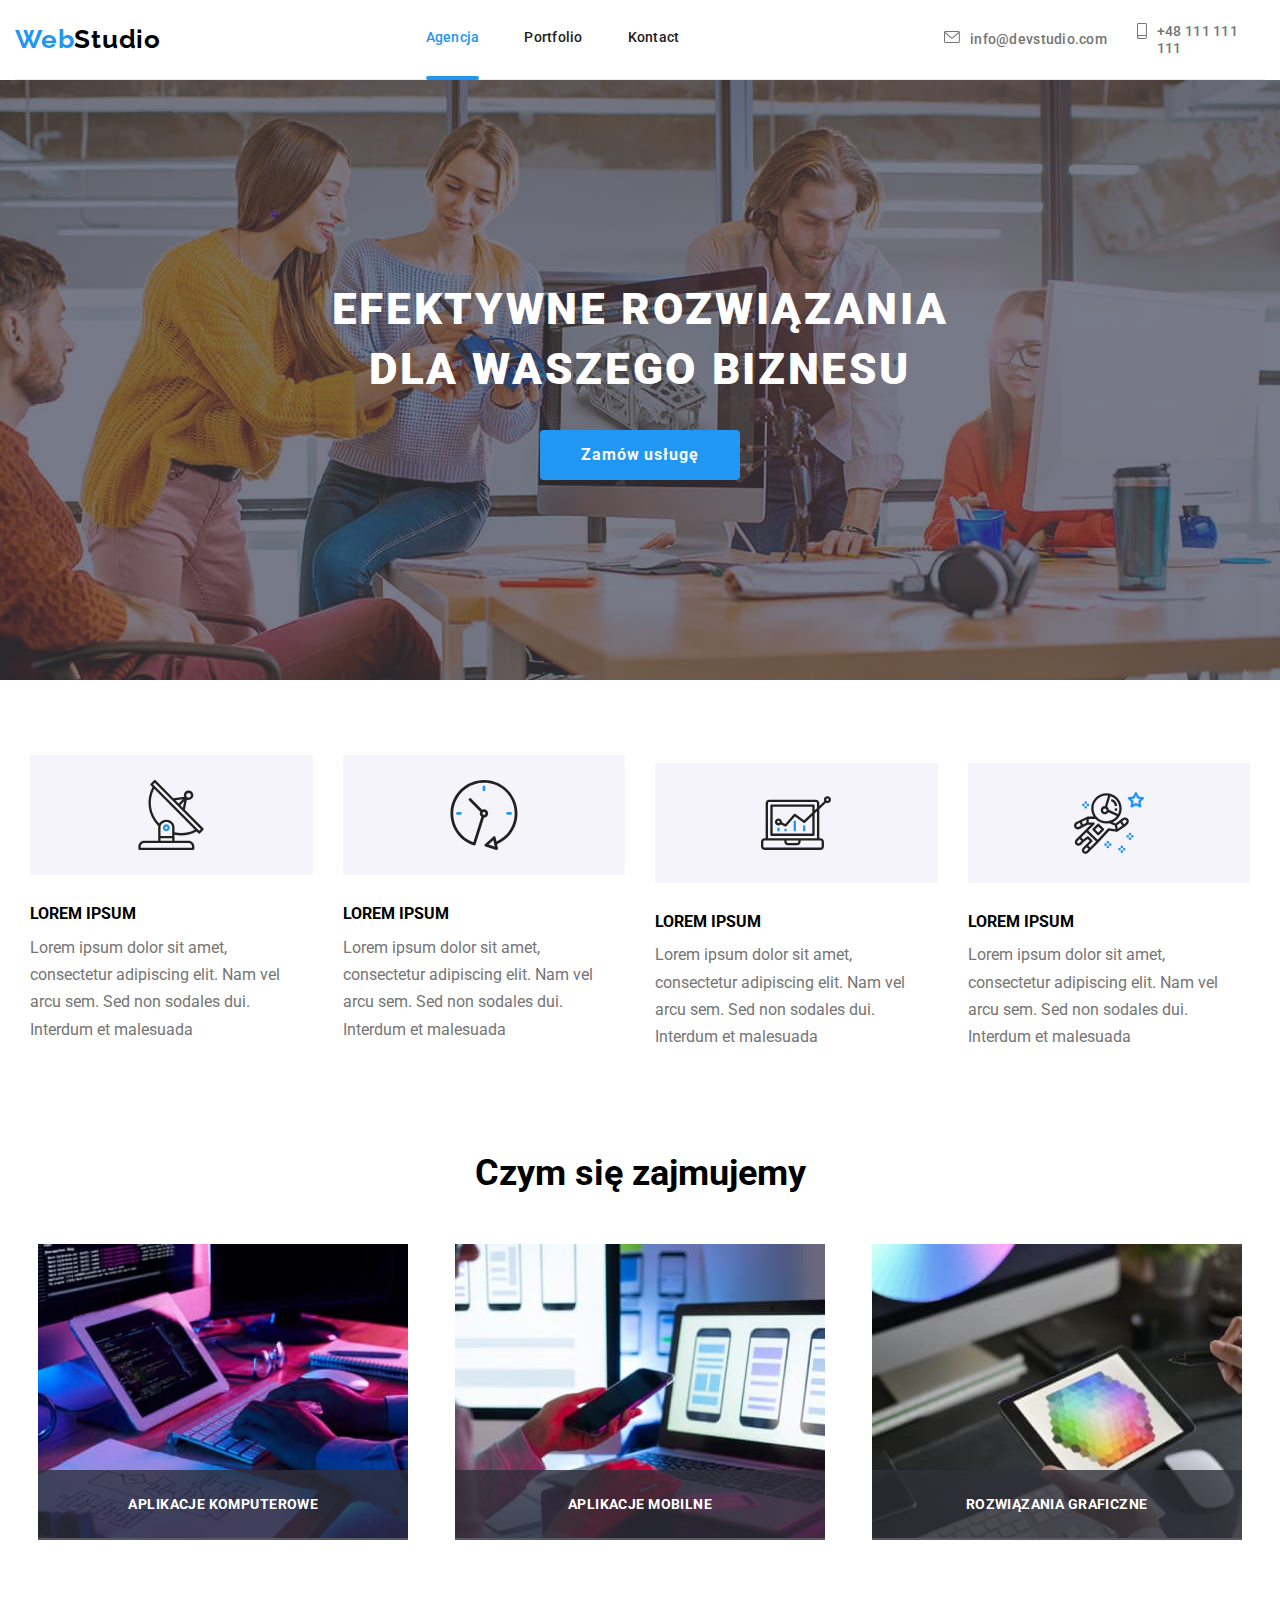
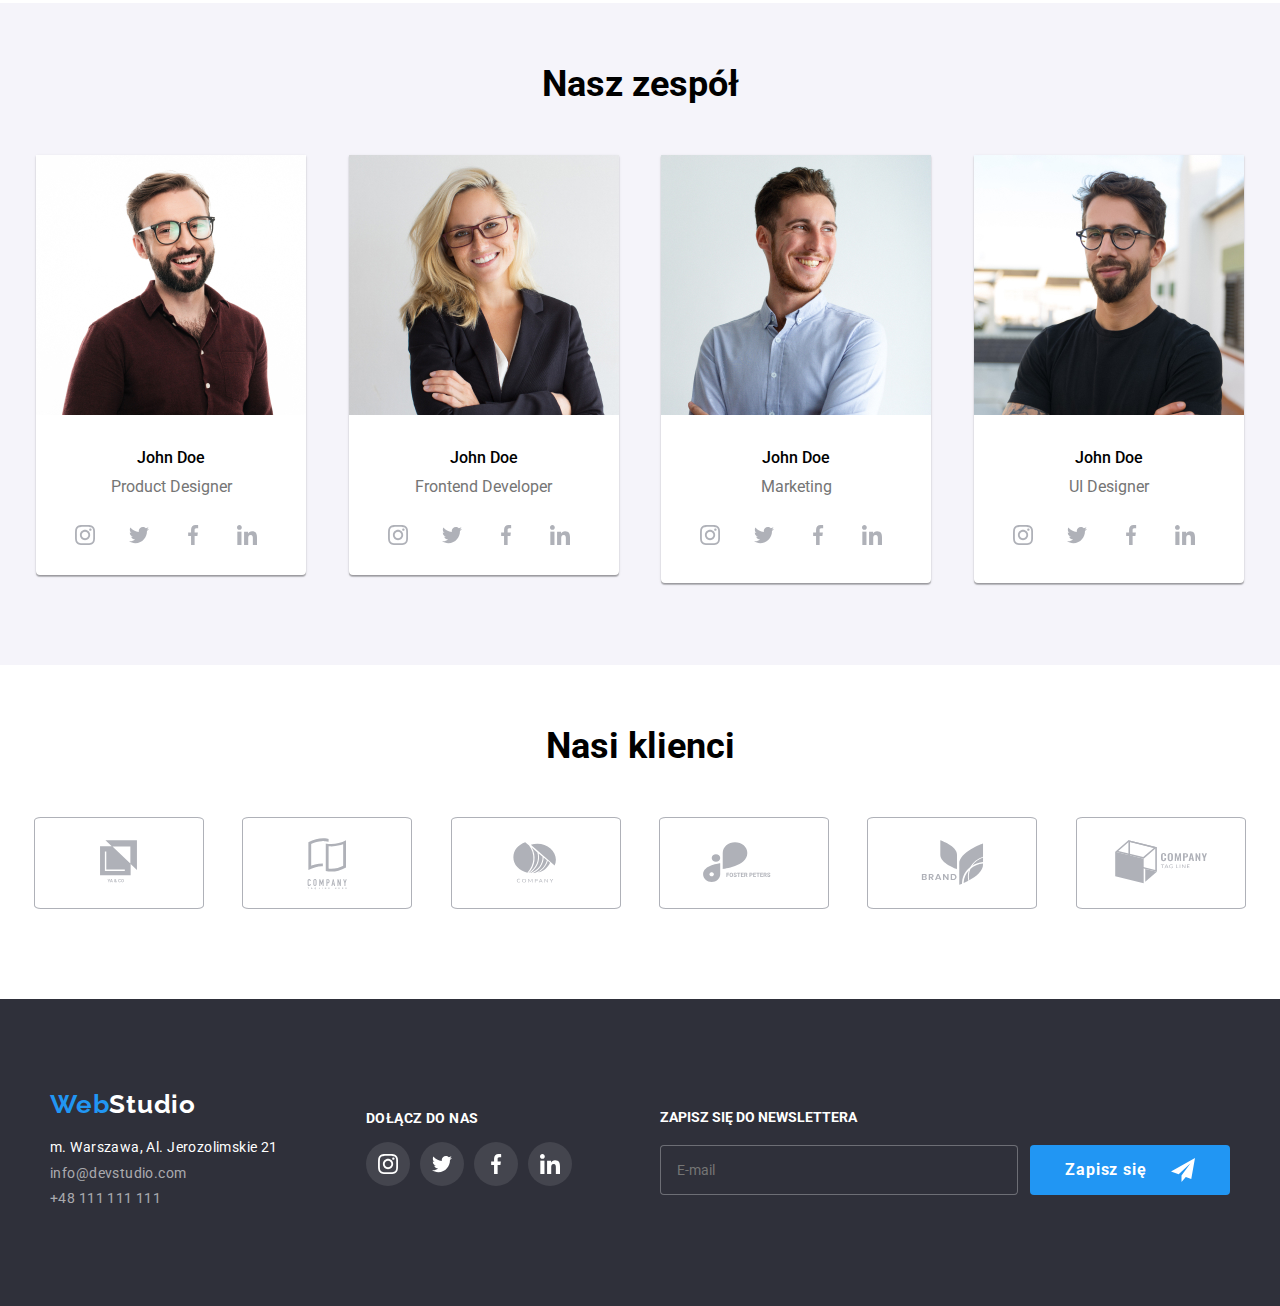
<file: index.html>
<!DOCTYPE html>
<html lang="pl">

<head>
  <link rel="stylesheet"
    href="https://cdnjs.cloudflare.com/ajax/libs/modern-normalize/1.0.0/modern-normalize.min.css" />
  <link href="./css/main.min.css" rel="stylesheet" />
  <link rel="preconnect" href="https://fonts.googleapis.com" />
  <link rel="preconnect" href="https://fonts.gstatic.com" crossorigin />
  <link href="https://fonts.googleapis.com/css2?family=Raleway:wght@700&family=Roboto:wght@400;500;700;900&display=swap"
    rel="stylesheet" />
  <meta name="viewport" content="width=device-width, initial-scale=1.0" />
  <title>Webstudio</title>
</head>

<body>
  <header class="container">
    <div class="header">
      <a class="logo-link" href="./index.html"><span class="logo-link__title">Web</span>Studio</a>
      <nav class="navigation">
        <ul class="navigation__list">
          <li>
            <a class="navigation__link navigation__link--active" href="./index.html">Agencja</a>
          </li>
          <li>
            <a class="navigation__link" href="./portfolio.html">Portfolio</a>
          </li>
          <li><a class="navigation__link" href="#">Kontact</a></li>
        </ul>
      </nav>
      <ul class="adres-list">
        <li>
          <a class="adres-list__mail" href="mailto:info@devstudio.com">
            <svg class="envelope" height="12" width="16">
              <use href="./images/icons.svg#envelope"></use>
            </svg>
            info@devstudio.com</a>
        </li>
        <li>
          <a class="adres-list__phone" href="tel:+48111111111"><svg class="smartphone" height="16" width="10">
              <use href="./images/icons.svg#smartphone"></use>
            </svg>
            +48 111 111 111</a>
        </li>
      </ul>
    </div>
    <button class="menu-toggle js-open-menu" aria-expanded="false" aria-controls="mobile-menu">
      <svg class="menu" height="16" width="24">
        <use href="./images/icons.svg#menu"></use>
      </svg>
    </button>

  </header>
  <main>
    <section class="">
      <div class="section1">
        <h1 class="headline1">
          EFEKTYWNE ROZWIĄZANIA<br />
          DLA WASZEGO BIZNESU
        </h1>
        <button class="button" type="button" data-modal-open>
          Zamów usługę
        </button>
      </div>
    </section>
    <section class="container section">
      <ul class="description">
        <li>
          <div class="description__svg"><svg height="120" width="270">
              <use href="./images/icons.svg#group"></use>
            </svg></div>
          <h4 class="description__headline">LOREM IPSUM</h4>
          <p>
            Lorem ipsum dolor sit amet, consectetur adipiscing elit. Nam vel
            arcu sem. Sed non sodales dui. Interdum et malesuada
          </p>
        </li>
        <li>
          <div class="description__svg"><svg height="120" width="270">
              <use href="./images/icons.svg#group1"></use>
            </svg></div>
          <h4 class="description__headline">LOREM IPSUM</h4>
          <p>
            Lorem ipsum dolor sit amet, consectetur adipiscing elit. Nam vel
            arcu sem. Sed non sodales dui. Interdum et malesuada
          </p>
        </li>
        <li>
          <div class="description__svg"><svg height="120" width="270">
              <use href="./images/icons.svg#group2"></use>
            </svg></div>
          <h4 class="description__headline">LOREM IPSUM</h4>
          <p>
            Lorem ipsum dolor sit amet, consectetur adipiscing elit. Nam vel
            arcu sem. Sed non sodales dui. Interdum et malesuada
          </p>
        </li>
        <li>
          <div class="description__svg"><svg height="120" width="270">
              <use href="./images/icons.svg#group3"></use>
            </svg></div>
          <h4 class="description__headline">LOREM IPSUM</h4>
          <p>
            Lorem ipsum dolor sit amet, consectetur adipiscing elit. Nam vel
            arcu sem. Sed non sodales dui. Interdum et malesuada
          </p>
        </li>
      </ul>
      <div class="products">
        <h2 class="headline2">Czym się zajmujemy</h2>
        <ul class="product">
          <li>
            <img src="images/box.jpg" width="370" height="294" alt="Typeing code on tablet" />
            <p class="product__box-overlay">APLIKACJE KOMPUTEROWE</p>
          </li>
          <li>
            <img src="images/box1.jpg" width="370" height="294" alt="Comparing screen on laptop and smartphone" />
            <p class="product__box-overlay">APLIKACJE MOBILNE</p>
          </li>
          <li>
            <img src="images/box2.jpg" width="370" height="294" alt="Chooesing color on tablet" />
            <p class="product__box-overlay">ROZWIĄZANIA GRAFICZNE</p>
          </li>
        </ul>
      </div>
    </section>
    <section class="section team__section">
      <div>
        <h2 class="headline2">Nasz zespół</h2>
        <ul class="container team">
          <li>
            <figure class="team__figure">
              <img class="team__figure team__figure--img" src="images/img1-mobile-@1x-450x460.jpg" srcset="
                    images/img1-mobile-@1x-450x460.jpg   450w,
                    images/img1-mobile-@2x-900x920.jpg   900w,
                    images/img1-tablet-@1x-354x374.jpg   354w,
                    images/img1-tablet-@2x-708x748.jpg   708w,
                    images/img1-desktop-@1x-270x260.jpg 270w,
                    images/img1-desktop-@2x-540x520.jpg 540w
                  "
                sizes="(min-width: 1200px) 270px, (min-width: 768px) 354px, (min-width: 480px) 450px" alt="John Doe" />
              <figcaption>
                <span class="team__figcaption">John Doe</span>
                <p class="team__figcaption team__figcaption--p">Product Designer</p>
                <div class="social-list">
                  <a class="social-list__link" href="#"><svg class="social-list__icon" height="44" width="44">
                      <use href="./images/icons.svg#instagram"></use>
                    </svg>
                  </a>
                  <a class="social-list__link" href="#"><svg class="social-list__icon" height="44" width="44">
                      <use href="./images/icons.svg#twitter"></use>
                    </svg>
                  </a>
                  <a class="social-list__link" href="#"><svg class="social-list__icon" height="44" width="44">
                      <use href="./images/icons.svg#facebook"></use>
                    </svg>
                  </a>
                  <a class="social-list__link" href="#"><svg class="social-list__icon" height="44" width="44">
                      <use href="./images/icons.svg#linkedin"></use>
                    </svg>
                  </a>
                </div>
              </figcaption>
            </figure>
          </li>
          <li>
            <figure class="team__figure">
              <img class="team__figure team__figure--img" src="images/img2-mobile-@1x-450x460.jpg" srcset="
                    images/img2-mobile-@1x-450x460.jpg   450w,
                    images/img2-mobile-@2x-900x920.jpg   900w,
                    images/img2-tablet-@1x-354x374.jpg   354w,
                    images/img2-tablet-@2x-708x748.jpg   708w,
                    images/img2-desktop-@1x-270x260.jpg 270w,
                    images/img2-desktop-@2x-540x520.jpg 540w
                  "
                sizes="(min-width: 1200px) 270px, (min-width: 768px) 354px, (min-width: 480px) 450px" alt="John Doe" />
              <figcaption>
                <span class="team__figcaption">John Doe</span>
                <p class="team__figcaption team__figcaption--p">Frontend Developer</p>
                <div class="social-list">
                  <a class="social-list__link" href="#"><svg class="social-list__icon" height="44" width="44">
                      <use href="./images/icons.svg#instagram"></use>
                    </svg>
                  </a>
                  <a class="social-list__link" href="#"><svg class="social-list__icon" height="44" width="44">
                      <use href="./images/icons.svg#twitter"></use>
                    </svg>
                  </a>
                  <a class="social-list__link" href="#"><svg class="social-list__icon" height="44" width="44">
                      <use href="./images/icons.svg#facebook"></use>
                    </svg>
                  </a>
                  <a class="social-list__link" href="#"><svg class="social-list__icon" height="44" width="44">
                      <use href="./images/icons.svg#linkedin"></use>
                    </svg>
                  </a>
                </div>
              </figcaption>
            </figure>
          </li>
          <li>
            <figure class="team__figure">
              <img class="team__figure team__figure--img" src="images/img3-mobile-@1x-450x460.jpg" srcset="
                    images/img3-mobile-@1x-450x460.jpg   450w,
                    images/img3-mobile-@2x-900x920.jpg   900w,
                    images/img3-tablet-@1x-354x374.jpg   354w,
                    images/img3-tablet-@2x-708x748.jpg   708w,
                    images/img3-desktop-@1x-270x260.jpg 270w,
                    images/img3-desktop-@2x-540x520.jpg 540w
                  "
                sizes="(min-width: 1200px) 270px, (min-width: 768px) 354px, (min-width: 480px) 450px" alt="John Doe" />
              <figcaption>
                <span class="team__figcaption">John Doe</span>
                <p class="team__figcaption team__figcaption--p">Marketing</p>
                <div class="social-list">
                  <a class="social-list__link" href="#"><svg class="social-list__icon" height="44" width="44">
                      <use href="./images/icons.svg#instagram"></use>
                    </svg>
                  </a>
                  <a class="social-list__link" href="#"><svg class="social-list__icon" height="44" width="44">
                      <use href="./images/icons.svg#twitter"></use>
                    </svg>
                  </a>
                  <a class="social-list__link" href="#"><svg class="social-list__icon" height="44" width="44">
                      <use href="./images/icons.svg#facebook"></use>
                    </svg>
                  </a>
                  <a class="social-list__link" href="#"><svg class="social-list__icon" height="44" width="44">
                      <use href="./images/icons.svg#linkedin"></use>
                    </svg>
                  </a>
                </div>
              </figcaption>
            </figure>
          </li>
          <li>
            <figure class="team__figure">
              <img class="team__figure team__figure--img" src="images/img4-mobile-@1x-450x460.jpg" srcset="
                    images/img4-mobile-@1x-450x460.jpg   450w,
                    images/img4-mobile-@2x-900x920.jpg   900w,
                    images/img4-tablet-@1x-354x374.jpg   354w,
                    images/img4-tablet-@2x-708x748.jpg   708w,
                    images/img4-desktop-@1x-270x260.jpg 270w,
                    images/img4-desktop-@2x-540x520.jpg 540w
                  "
                sizes="(min-width: 1200px) 270px, (min-width: 768px) 354px, (min-width: 480px) 450px" alt="John Doe" />
              <figcaption>
                <span class="team__figcaption">John Doe</span>
                <p class="team__figcaption team__figcaption--p">UI Designer</p>
                <div class="social-list">
                  <a class="social-list__link" href="#"><svg class="social-list__icon" height="44" width="44">
                      <use href="./images/icons.svg#instagram"></use>
                    </svg>
                  </a>
                  <a class="social-list__link" href="#"><svg class="social-list__icon" height="44" width="44">
                      <use href="./images/icons.svg#twitter"></use>
                    </svg>
                  </a>
                  <a class="social-list__link" href="#"><svg class="social-list__icon" height="44" width="44">
                      <use href="./images/icons.svg#facebook"></use>
                    </svg>
                  </a>
                  <a class="social-list__link" href="#"><svg class="social-list__icon" height="44" width="44">
                      <use href="./images/icons.svg#linkedin"></use>
                    </svg>
                  </a>
                </div>
              </figcaption>
            </figure>
          </li>
        </ul>
      </div>
    </section>
    </section>
    <section class="section">
      <div class="section2">
        <h2 class="headline2">Nasi klienci</h2>
        <ul class="container clients">
          <li>
            <svg class="clients__client-icon" height="92" width="170">
              <use href="./images/icons.svg#client"></use>
            </svg>
          </li>
          <li>
            <svg class="clients__client-icon" height="92" width="170">
              <use href="./images/icons.svg#client1"></use>
            </svg>
          </li>
          <li>
            <svg class="clients__client-icon" height="92" width="170">
              <use href="./images/icons.svg#client2"></use>
            </svg>
          </li>
          <li>
            <svg class="clients__client-icon" height="92" width="170">
              <use href="./images/icons.svg#client3"></use>
            </svg>
          </li>
          <li>
            <svg class="clients__client-icon" height="92" width="170">
              <use href="./images/icons.svg#client4"></use>
            </svg>
          </li>
          <li>
            <svg class="clients__client-icon" height="92" width="170">
              <use href="./images/icons.svg#client5"></use>
            </svg>
          </li>
        </ul>
      </div>
    </section>
  </main>
  <footer class="container footer1">
    <div class="footer2">
      <div class="footer2 footer2__big">
        <a class="logo-link logo-link--color" href="./index.html">Web<span
            class="logo-link__title logo-link__title--color">Studio</span></a>
        <div class="footer-adress">
          <ul class="footer-adres-list">
            <li>m. Warszawa, Al. Jerozolimskie 21</li>

            <li>
              <a class="mail1" href="mailto:info@devstudio.com">info@devstudio.com</a>
            </li>

            <li>
              <a class="phone1" href="tel:+48111111111">+48 111 111 111</a>
            </li>
          </ul>
        </div>
      </div>
      <div class="footer-links">
        <div>DOŁĄCZ DO NAS</div>
        <div class="social-list">
          <a class="social-list__link social-list__link--color" href="#"><svg class="social-list__icon" height="44"
              width="44">
              <use href="./images/icons.svg#instagram"></use>
            </svg>
          </a>
          <a class="social-list__link social-list__link--color" href="#"><svg class="social-list__icon" height="44"
              width="44">
              <use href="./images/icons.svg#twitter"></use>
            </svg>
          </a>
          <a class="social-list__link social-list__link--color" href="#"><svg class="social-list__icon" height="44"
              width="44">
              <use href="./images/icons.svg#facebook"></use>
            </svg>
          </a>
          <a class="social-list__link social-list__link--color" href="#"><svg class="social-list__icon" height="44"
              width="44">
              <use href="./images/icons.svg#linkedin"></use>
            </svg>
          </a>
        </div>
      </div>
    </div>
      <div class="newsletter">
        ZAPISZ SIĘ DO NEWSLETTERA
        <form class="newsletter-form" action="javascript:void(0);">
          <input class="newsletter-form__input" id="email" name="email" placeholder="E-mail" required />
          <button class="newsletter-form__button" type="submit">
            <span class="newsletter-form__button-text">Zapisz się</span><svg class="newsletter-form__send" height="24"
              width="24">
              <use href="./images/icons.svg#send"></use>
            </svg>
          </button>
        </form>
      </div>
  </footer>
  <div class="mobile-menu js-menu-container" id="mobile-menu">
    <button class="menu-toggle js-close-menu"><svg class="menu" height="16" width="24">
        <use href="./images/icons.svg#menu-close"></use>
      </svg>
    </button>
    <ul class="mobile-menu__list">
      <li class="mobile-menu__item mobile-menu__item--margin-bottom">
        <a href="index.html" class="mobile-menu__link mobile-menu__link--current-page">Agencja</a>
      </li>
      <li class="mobile-menu__item mobile-menu__item--margin-bottom">
        <a href="portfolio.html" class="mobile-menu__link">Portfolio</a>
      </li>
      <li class="mobile-menu__item mobile-menu__item--margin-bottom">
        <a href="" class="mobile-menu__link">Kontakt</a>
      </li>
    </ul>

    <div class="mobile-menu__contact">
      <ul class="mobile-menu__list mobile-menu__list--margin-bottom">
        <li class="mobile-menu__item mobile-menu__item--margin-bottom">
          <a href="tel:+48111111111" class="mobile-menu__link mobile-menu__link--phone">+48 111 111 111</a>
        </li>
        <li class="mobile-menu__item mobile-menu__item--margin-bottom">
          <a href="mailto:info@devstudio.com" class="mobile-menu__link mobile-menu__link--email">info@devstudio.com</a>
        </li>
      </ul>

      <ul class="mobile-menu__social-list">
        <li>
          <a href="#" class="mobile-menu__social-link">instagram</a>
        </li>
        <li>
          <svg class="mobile-menu__social-icon">
            <use href="images/icons.svg#icon-vertical-line"></use>
          </svg>
        </li>
        <li>
          <a href="#" class="mobile-menu__social-link">twitter</a>
        </li>
        <li>
          <svg class="mobile-menu__social-icon">
            <use href="images/icons.svg#icon-vertical-line"></use>
          </svg>
        </li>
        <li>
          <a href="#" class="mobile-menu__social-link">facebook</a>
        </li>
        <li>
          <svg class="mobile-menu__social-icon">
            <use href="images/icons.svg#icon-vertical-line"></use>
          </svg>
        </li>
        <li><a href="#" class="mobile-menu__social-link">linkedin</a></li>
      </ul>
    </div>
  </div>
    <div class="backdrop is-hidden" data-modal>
      <div class="modal">
        <button type="button" class="close-btn" data-modal-close>X</button>
        <form class="modal-form" action="javascript:void(0);">
          <span class="modal-form__title">Zostaw swoje dane w formularzu poniżej</span>
          <label class="modal-form__label" for="name"><svg class="name" height="12" width="12">
              <use href="./images/icons.svg#imie"></use>
            </svg>
            Imie
            <input class="modal-form__input" id="name" name="name" required /></label>

          <label class="modal-form__label" for="telefon"><svg class="telefon" height="13" width="13">
              <use href="./images/icons.svg#telefon"></use>
            </svg>
            Telefon
            <input class="modal-form__input" id="telefon" name="telefon" required /></label>

          <label class="modal-form__label" for="modal-email"><svg class="modal-email" height="12" width="15">
              <use href="./images/icons.svg#mail"></use>
            </svg>
            Email
            <input class="modal-form__input" id="modal-email" name="modal-email" required /></label>

          <label class="modal-form__label" for="komentarz">Komentarz</label>
          <textarea class="textarea" id="komentarz" name="komentarz" placeholder="Wprowadź tekst" width="448px"
            height="120px"></textarea>
          <input class="input1 visually-hidden" id="regulamin" name="regulamin" type="checkbox" required /><label
            class="label2" for="regulamin">
            <div>Oświadczam iż akceptuję <a href="#">Regulamin</a> i
              <a href="#">Politykę Prywatności</a>
            </div>
          </label>
          <button class="button button--modal" type="submit">Wyślij</button>
        </form>
      </div>
    </div>
    <script defer src="./js/mobile-menu.js"></script>
    <script src="./js/modal.js"></script>
</body>

</html>
</file>
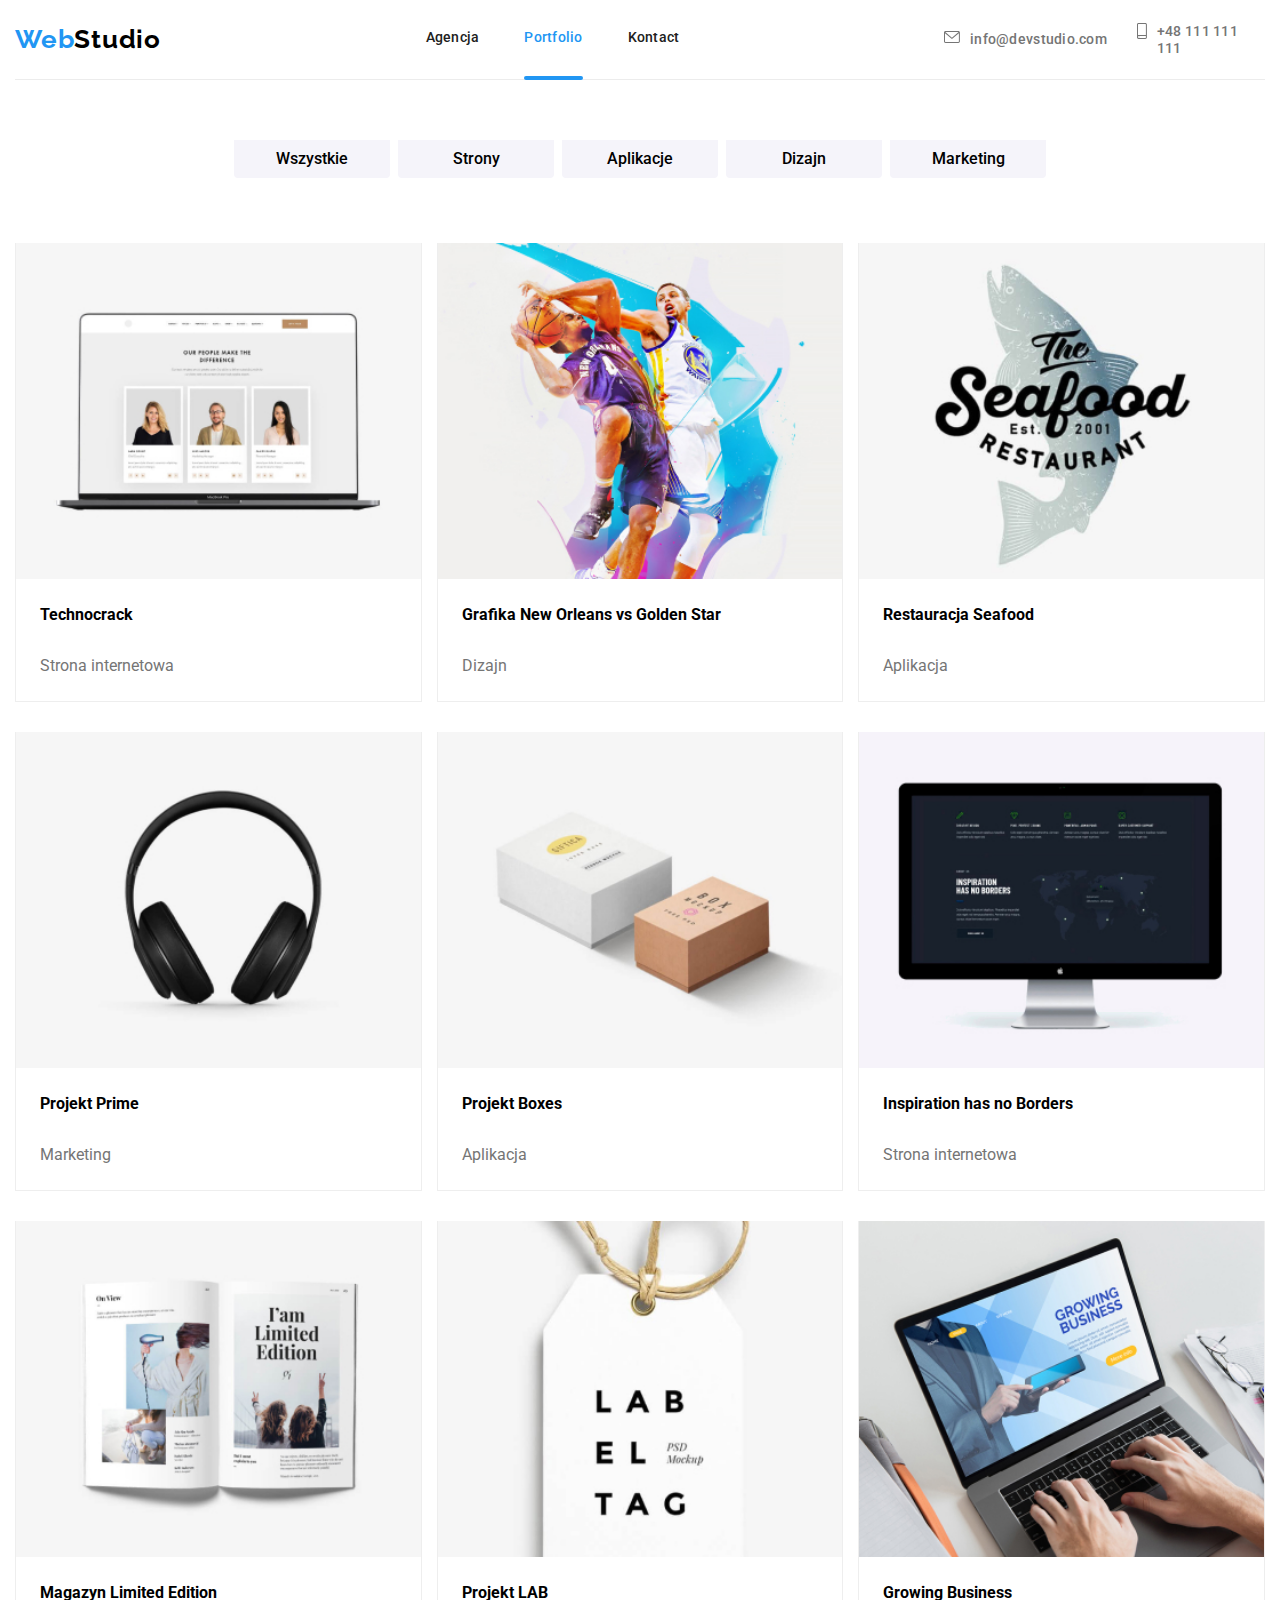
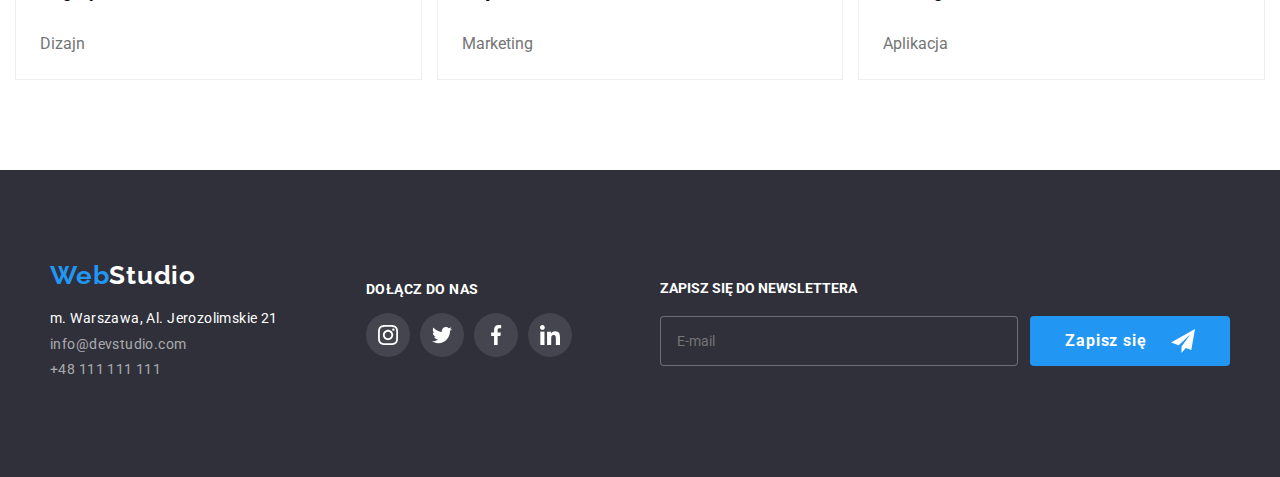
<file: portfolio.html>
<!DOCTYPE html>
<html lang="pl">
  <head>
    <link
      rel="stylesheet"
      href="https://cdnjs.cloudflare.com/ajax/libs/modern-normalize/1.0.0/modern-normalize.min.css"
    />
    <link href="./css/main.min.css" rel="stylesheet" />
    <link rel="preconnect" href="https://fonts.googleapis.com" />
    <link rel="preconnect" href="https://fonts.gstatic.com" crossorigin />
    <link
      href="https://fonts.googleapis.com/css2?family=Raleway:wght@700&family=Roboto:wght@400;500;700;900&display=swap"
      rel="stylesheet"
    />
    <meta name="viewport" content="width=device-width, initial-scale=1.0" />
    <title>Portfolio</title>
  </head>
  <body>
    <header class="container">
    <div class="header">
      <a class="logo-link" href="./index.html"><span class="logo-link__title">Web</span>Studio</a>
      <nav class="navigation">
        <ul class="navigation__list">
          <li>
            <a class="navigation__link" href="./index.html">Agencja</a>
          </li>
          <li>
            <a class="navigation__link navigation__link--active" href="./portfolio.html">Portfolio</a>
          </li>
          <li><a class="navigation__link" href="#">Kontact</a></li>
        </ul>
      </nav>
      <ul class="adres-list">
        <li>
          <a class="adres-list__mail" href="mailto:info@devstudio.com">
            <svg class="envelope" height="12" width="16">
              <use href="./images/icons.svg#envelope"></use>
            </svg>
            info@devstudio.com</a>
        </li>
        <li>
          <a class="adres-list__phone" href="tel:+48111111111"><svg class="smartphone" height="16" width="10">
              <use href="./images/icons.svg#smartphone"></use>
            </svg>
            +48 111 111 111</a>
        </li>
      </ul>
    </div>
    <button class="menu-toggle js-open-menu" aria-expanded="false" aria-controls="mobile-menu">
          <svg class="menu" height="16" width="24">
              <use href="./images/icons.svg#menu"></use>
            </svg>
</button>
    
  </header>
    <main>
      <section class="container section">
        <div>
          <ul class="section-buttons">
            <li>
              <button class="button__portfolio" type="button">Wszystkie</button>
            </li>
            <li>
              <button class="button__portfolio" type="button">Strony</button>
            </li>
            <li>
              <button class="button__portfolio" type="button">Aplikacje</button>
            </li>
            <li>
              <button class="button__portfolio" type="button">Dizajn</button>
            </li>
            <li>
              <button class="button__portfolio" type="button">Marketing</button>
            </li>
          </ul>
        </div>
        <div class="portfolio-section">
          <ul class="cards">
            <li>
              <figure class="cards__figure">
                <img
                  class="cards__img"
                  src="images/img5-mobile-@1x-450x294.jpg" srcset="
                    images/img5-mobile-@1x-450x294.jpg   450w,
                      images/img5-mobile-@2x-900x588.jpg   900w,
                      images/img5-tablet-@1x-354x294.jpg   354w,
                      images/img5-tablet-@2x-708x588.jpg   708w,
                      images/img5-desktop-@1x-370x294.jpg 370w,
                      images/img5-desktop-@2x-740x588.jpg 740w
                  "
                  sizes="(min-width: 1200px) 270px, (min-width: 768px) 354px, (min-width: 480px) 450px"
                  alt="Laptop with open internet page"
                />
                <div class="cards__overlay">
                  <p>
                    Technocrack jest popularną platformą wykorzystywaną do
                    rozpowszechniania koronawirusa. Firmy wykorzystują tę
                    platformę do celów szpiegowskich i ataków na
                    niezabezpieczone serwery konkurencji
                  </p>
                </div>
                <figcaption class="cards__figcaption">
                  <span class="cards__figcaption cards__figcaption--head"
                    >Technocrack</span
                  >
                  <p class="cards__figcaption cards__figcaption--text">
                    Strona internetowa
                  </p>
                </figcaption>
              </figure>
            </li>
            <li>
              <figure class="cards__figure">
                <img
                  class="cards__img"
                  src="images/img6-mobile-@1x-450x294.jpg" srcset="
                      images/img6-mobile-@1x-450x294.jpg   450w,
                      images/img6-mobile-@2x-900x588.jpg   900w,
                      images/img6-tablet-@1x-354x294.jpg   354w,
                      images/img6-tablet-@2x-708x588.jpg   708w,
                      images/img6-desktop-@1x-370x294.jpg 370w,
                      images/img6-desktop-@2x-740x588.jpg 740w
                  "
                  sizes="(min-width: 1200px) 270px, (min-width: 768px) 354px, (min-width: 480px) 450px"
                  alt="Two players of basktetball during game"
                />
                <div class="cards__overlay">
                  <p>
                    Technocrack jest popularną platformą wykorzystywaną do
                    rozpowszechniania koronawirusa. Firmy wykorzystują tę
                    platformę do celów szpiegowskich i ataków na
                    niezabezpieczone serwery konkurencji
                  </p>
                </div>
                <figcaption class="cards__figcaption">
                  <span class="cards__figcaption cards__figcaption--head"
                    >Grafika New Orleans vs Golden Star</span
                  >
                  <p class="cards__figcaption cards__figcaption--text">
                    Dizajn
                  </p>
                </figcaption>
              </figure>
            </li>
            <li>
              <figure class="cards__figure">
                <img
                  class="cards__img"
                  src="images/img7-mobile-@1x-450x294.jpg" srcset="
                      images/img7-mobile-@1x-450x294.jpg   450w,
                      images/img7-mobile-@2x-900x588.jpg   900w,
                      images/img7-tablet-@1x-354x294.jpg   354w,
                      images/img7-tablet-@2x-708x588.jpg   708w,
                      images/img7-desktop-@1x-370x294.jpg 370w,
                      images/img7-desktop-@2x-740x588.jpg 740w
                  "
                  sizes="(min-width: 1200px) 270px, (min-width: 768px) 354px, (min-width: 480px) 450px"
                  alt="Seafood restaurant logo"
                />
                <div class="cards__overlay">
                  <p>
                    Technocrack jest popularną platformą wykorzystywaną do
                    rozpowszechniania koronawirusa. Firmy wykorzystują tę
                    platformę do celów szpiegowskich i ataków na
                    niezabezpieczone serwery konkurencji
                  </p>
                </div>
                <figcaption class="cards__figcaption">
                  <span class="cards__figcaption cards__figcaption--head"
                    >Restauracja Seafood</span
                  >
                  <p class="cards__figcaption cards__figcaption--text">
                    Aplikacja
                  </p>
                </figcaption>
              </figure>
            </li>
            <li>
              <figure class="cards__figure">
                <img
                  class="cards__img"
                  src="images/img8-mobile-@1x-450x294.jpg" srcset="
                      images/img8-mobile-@1x-450x294.jpg   450w,
                      images/img8-mobile-@2x-900x588.jpg   900w,
                      images/img8-tablet-@1x-354x294.jpg   354w,
                      images/img8-tablet-@2x-708x588.jpg   708w,
                      images/img8-desktop-@1x-370x294.jpg 370w,
                      images/img8-desktop-@2x-740x588.jpg 740w
                  "
                  sizes="(min-width: 1200px) 270px, (min-width: 768px) 354px, (min-width: 480px) 450px"
                  alt="Headphones"
                />
                <div class="cards__overlay">
                  <p>
                    Technocrack jest popularną platformą wykorzystywaną do
                    rozpowszechniania koronawirusa. Firmy wykorzystują tę
                    platformę do celów szpiegowskich i ataków na
                    niezabezpieczone serwery konkurencji
                  </p>
                </div>
                <figcaption class="cards__figcaption">
                  <span class="cards__figcaption cards__figcaption--head"
                    >Projekt Prime</span
                  >
                  <p class="cards__figcaption cards__figcaption--text">
                    Marketing
                  </p>
                </figcaption>
              </figure>
            </li>
            <li>
              <figure class="cards__figure">
                <img
                  class="cards__img"
                  src="images/img9-mobile-@1x-450x294.jpg" srcset="
                      images/img9-mobile-@1x-450x294.jpg   450w,
                      images/img9-mobile-@2x-900x588.jpg   900w,
                      images/img9-tablet-@1x-354x294.jpg   354w,
                      images/img9-tablet-@2x-708x588.jpg   708w,
                      images/img9-desktop-@1x-370x294.jpg 370w,
                      images/img9-desktop-@2x-740x588.jpg 740w
                  "
                  sizes="(min-width: 1200px) 270px, (min-width: 768px) 354px, (min-width: 480px) 450px"
                  alt="two boxes"
                />
                <div class="cards__overlay">
                  <p>
                    Technocrack jest popularną platformą wykorzystywaną do
                    rozpowszechniania koronawirusa. Firmy wykorzystują tę
                    platformę do celów szpiegowskich i ataków na
                    niezabezpieczone serwery konkurencji
                  </p>
                </div>
                <figcaption class="cards__figcaption">
                  <span class="cards__figcaption cards__figcaption--head"
                    >Projekt Boxes</span
                  >
                  <p class="cards__figcaption cards__figcaption--text">
                    Aplikacja
                  </p>
                </figcaption>
              </figure>
            </li>
            <li>
              <figure class="cards__figure">
                <img
                  class="cards__img"
                  src="images/img10-mobile-@1x-450x294.jpg" srcset="
                      images/img10-mobile-@1x-450x294.jpg   450w,
                      images/img10-mobile-@2x-900x588.jpg   900w,
                      images/img10-tablet-@1x-354x294.jpg   354w,
                      images/img10-tablet-@2x-708x588.jpg   708w,
                      images/img10-desktop-@1x-370x294.jpg 370w,
                      images/img10-desktop-@2x-740x588.jpg 740w
                  "
                                    sizes="(min-width: 1200px) 270px, (min-width: 768px) 354px, (min-width: 480px) 450px"
                  alt="monitor screen"
                />
                <div class="cards__overlay">
                  <p>
                    Technocrack jest popularną platformą wykorzystywaną do
                    rozpowszechniania koronawirusa. Firmy wykorzystują tę
                    platformę do celów szpiegowskich i ataków na
                    niezabezpieczone serwery konkurencji
                  </p>
                </div>
                <figcaption class="cards__figcaption">
                  <span class="cards__figcaption cards__figcaption--head"
                    >Inspiration has no Borders</span
                  >
                  <p class="cards__figcaption cards__figcaption--text">
                    Strona internetowa
                  </p>
                </figcaption>
              </figure>
            </li>
            <li>
              <figure class="cards__figure">
                <img
                  class="cards__img"
                  src="images/img11-mobile-@1x-450x294.jpg" srcset="
                      images/img11-mobile-@1x-450x294.jpg   450w,
                      images/img11-mobile-@2x-900x588.jpg   900w,
                      images/img11-tablet-@1x-354x294.jpg   354w,
                      images/img11-tablet-@2x-708x588.jpg   708w,
                      images/img11-desktop-@1x-370x294.jpg 370w,
                      images/img11-desktop-@2x-740x588.jpg 740w
                  "
                  sizes="(min-width: 1200px) 270px, (min-width: 768px) 354px, (min-width: 480px) 450px"
                  alt="open book"
                />
                <div class="cards__overlay">
                  <p>
                    Technocrack jest popularną platformą wykorzystywaną do
                    rozpowszechniania koronawirusa. Firmy wykorzystują tę
                    platformę do celów szpiegowskich i ataków na
                    niezabezpieczone serwery konkurencji
                  </p>
                </div>
                <figcaption class="cards__figcaption">
                  <span class="cards__figcaption cards__figcaption--head"
                    >Magazyn Limited Edition</span
                  >
                  <p class="cards__figcaption cards__figcaption--text">
                    Dizajn
                  </p>
                </figcaption>
              </figure>
            </li>
            <li>
              <figure class="cards__figure">
                <img
                  class="cards__img"
                  src="images/img12-mobile-@1x-450x294.jpg" srcset="
                      images/img12-mobile-@1x-450x294.jpg   450w,
                      images/img12-mobile-@2x-900x588.jpg   900w,
                      images/img12-tablet-@1x-354x294.jpg   354w,
                      images/img12-tablet-@2x-708x588.jpg   708w,
                      images/img12-desktop-@1x-370x294.jpg 370w,
                      images/img12-desktop-@2x-740x588.jpg 740w
                  "
                  sizes="(min-width: 1200px) 270px, (min-width: 768px) 354px, (min-width: 480px) 450px"
                  alt="tag"
                />
                <div class="cards__overlay">
                  <p>
                    Technocrack jest popularną platformą wykorzystywaną do
                    rozpowszechniania koronawirusa. Firmy wykorzystują tę
                    platformę do celów szpiegowskich i ataków na
                    niezabezpieczone serwery konkurencji
                  </p>
                </div>
                <figcaption class="cards__figcaption">
                  <span class="cards__figcaption cards__figcaption--head"
                    >Projekt LAB</span
                  >
                  <p class="cards__figcaption cards__figcaption--text">
                    Marketing
                  </p>
                </figcaption>
              </figure>
            </li>
            <li>
              <figure class="cards__figure">
                <img
                class="cards__img"
                  src="images/img13-mobile-@1x-450x294.jpg" srcset="
                      images/img13-mobile-@1x-450x294.jpg   450w,
                      images/img13-mobile-@2x-900x588.jpg   900w,
                      images/img13-tablet-@1x-354x294.jpg   354w,
                      images/img13-tablet-@2x-708x588.jpg   708w,
                      images/img13-desktop-@1x-370x294.jpg 370w,
                      images/img13-desktop-@2x-740x588.jpg 740w
                  "
                  sizes="(min-width: 1200px) 270px, (min-width: 768px) 354px, (min-width: 480px) 450px"
                  alt="Somebody working on laptop"
                />
                <div class="cards__overlay">
                  <p>
                    Technocrack jest popularną platformą wykorzystywaną do
                    rozpowszechniania koronawirusa. Firmy wykorzystują tę
                    platformę do celów szpiegowskich i ataków na
                    niezabezpieczone serwery konkurencji
                  </p>
                </div>
                <figcaption class="cards__figcaption">
                  <span class="cards__figcaption cards__figcaption--head"
                    >Growing Business</span
                  >
                  <p class="cards__figcaption cards__figcaption--text">
                    Aplikacja
                  </p>
                </figcaption>
              </figure>
            </li>
          </ul>
        </div>
      </section>
    </main>
    <footer class="container footer1">
    <div class="footer2">
      <div class="footer2 footer2__big">
        <a class="logo-link logo-link--color" href="./index.html">Web<span
            class="logo-link__title logo-link__title--color">Studio</span></a>
        <div class="footer-adress">
          <ul class="footer-adres-list">
            <li>m. Warszawa, Al. Jerozolimskie 21</li>

            <li>
              <a class="mail1" href="mailto:info@devstudio.com">info@devstudio.com</a>
            </li>

            <li>
              <a class="phone1" href="tel:+48111111111">+48 111 111 111</a>
            </li>
          </ul>
        </div>
      </div>
      <div class="footer-links">
        <div>DOŁĄCZ DO NAS</div>
        <div class="social-list">
          <a class="social-list__link social-list__link--color" href="#"><svg class="social-list__icon" height="44"
              width="44">
              <use href="./images/icons.svg#instagram"></use>
            </svg>
          </a>
          <a class="social-list__link social-list__link--color" href="#"><svg class="social-list__icon" height="44"
              width="44">
              <use href="./images/icons.svg#twitter"></use>
            </svg>
          </a>
          <a class="social-list__link social-list__link--color" href="#"><svg class="social-list__icon" height="44"
              width="44">
              <use href="./images/icons.svg#facebook"></use>
            </svg>
          </a>
          <a class="social-list__link social-list__link--color" href="#"><svg class="social-list__icon" height="44"
              width="44">
              <use href="./images/icons.svg#linkedin"></use>
            </svg>
          </a>
        </div>
      </div>
    </div>
      <div class="newsletter">
        ZAPISZ SIĘ DO NEWSLETTERA
        <form class="newsletter-form" action="javascript:void(0);">
          <input class="newsletter-form__input" id="email" name="email" placeholder="E-mail" required />
          <button class="newsletter-form__button" type="submit">
            <span class="newsletter-form__button-text">Zapisz się</span><svg class="newsletter-form__send" height="24"
              width="24">
              <use href="./images/icons.svg#send"></use>
            </svg>
          </button>
        </form>
      </div>
  </footer>
    <div class="mobile-menu js-menu-container" id="mobile-menu">
    <button class="menu-toggle js-close-menu"><svg class="menu" height="16" width="24">
              <use href="./images/icons.svg#menu-close"></use>
            </svg>
    </button>
    <ul class="mobile-menu__list">
        <li class="mobile-menu__item mobile-menu__item--margin-bottom">
          <a href="index.html" class="mobile-menu__link">Agencja</a>
        </li>
        <li class="mobile-menu__item mobile-menu__item--margin-bottom">
          <a href="portfolio.html" class="mobile-menu__link mobile-menu__link--current-page">Portfolio</a>
        </li>
        <li class="mobile-menu__item mobile-menu__item--margin-bottom">
          <a href="" class="mobile-menu__link">Kontakt</a>
        </li>
      </ul>

      <div class="mobile-menu__contact">
        <ul class="mobile-menu__list mobile-menu__list--margin-bottom">
          <li class="mobile-menu__item mobile-menu__item--margin-bottom">
            <a href="tel:+48111111111" class="mobile-menu__link mobile-menu__link--phone">+48 111 111 111</a>
          </li>
          <li class="mobile-menu__item mobile-menu__item--margin-bottom">
            <a href="mailto:info@devstudio.com" class="mobile-menu__link mobile-menu__link--email"
              >info@devstudio.com</a
            >
          </li>
        </ul>

        <ul class="mobile-menu__social-list">
          <li>
            <a href="#" class="mobile-menu__social-link">instagram</a>
          </li>
          <li>
            <svg class="mobile-menu__social-icon"><use href="images/icons.svg#icon-vertical-line"></use></svg>
          </li>
          <li>
            <a href="#" class="mobile-menu__social-link">twitter</a>
          </li>
          <li>
            <svg class="mobile-menu__social-icon"><use href="images/icons.svg#icon-vertical-line"></use></svg>
          </li>
          <li>
            <a href="#" class="mobile-menu__social-link">facebook</a>
          </li>
          <li>
            <svg class="mobile-menu__social-icon"><use href="images/icons.svg#icon-vertical-line"></use></svg>
          </li>
          <li><a href="#" class="mobile-menu__social-link">linkedin</a></li>
        </ul>
  </div>
  <script defer src="./js/mobile-menu.js"></script>
  
  </body>
</html>
</file>
<file: css/main.min.css>
body{color:#757575;background:var(--white);font-family:"Roboto","raleway",sans-serif;font-weight:400;margin:0}.container{width:100%;margin:0 auto;padding:0 15px}@media screen and (min-width: 768px){.container{width:100%;margin:0 auto;padding:0 15px}}@media screen and (min-width: 1200px){.container{width:100%;margin:0 auto;padding:0 15px}}.section{padding-bottom:60px;padding-top:60px}@media screen and (min-width: 768px){.section{padding-bottom:60px;padding-top:60px}}ul{margin:0;padding:0}h1,h2,h3,h4{margin:0;padding:0}p{margin:0;padding:0}.adres-list{display:none}@media screen and (min-width: 768px){.adres-list{display:flex;flex-direction:column;line-height:1.17;padding-left:0%;list-style:none}.adres-list__mail{font-weight:500;font-size:14px;letter-spacing:.02em;text-decoration:none;padding-bottom:5px;color:#757575;display:flex;fill:#757575;transition-property:color,fill;transition-duration:250ms;transition-timing-function:cubic-bezier(0.4, 0, 0.2, 1)}.adres-list__mail:hover,.adres-list__mail:focus{color:var(--brand-color);text-decoration:none;fill:var(--color2, #2196f3)}.adres-list__phone{font-weight:500;font-size:14px;letter-spacing:.02em;text-decoration:none;padding-top:5px;color:#757575;display:flex;fill:#757575;transition-property:color,fill;transition-duration:250ms;transition-timing-function:cubic-bezier(0.4, 0, 0.2, 1)}.adres-list__phone:hover,.adres-list__phone:focus{color:var(--brand-color);text-decoration:none;fill:var(--color2, #2196f3)}}@media screen and (min-width: 1200px){.adres-list{display:flex;flex-direction:row;justify-content:space-between;align-items:center;line-height:1.17;padding-left:0%;width:321px;list-style:none}.adres-list li:first-child{margin-right:30px}.adres-list__mail{padding:0}.adres-list__phone{padding:0}}.envelope{margin-right:10px}.smartphone{margin-right:10px}.button{background:var(--brand-color);cursor:pointer;font-weight:700;font-size:16px;line-height:1.87;text-align:center;letter-spacing:.06em;color:var(--white);border-radius:4px;border-style:none;height:50px;width:200px;margin-top:30px}.button--modal{margin-left:125px}.button__portfolio{width:100%;font-weight:500;font-family:"Roboto";border-style:none;background:#f5f4fa;line-height:1.62;border-radius:0px 0px 4px 4px;padding:6px 22px 6px 22px;transition-property:color,background-color,box-shadow,border-radius;transition-duration:250ms;transition-timing-function:cubic-bezier(0.4, 0, 0.2, 1)}.button__portfolio:active{background:var(--brand-color)}.button__portfolio:hover,.button__portfolio:focus{color:var(--white);background-color:var(--brand-color);box-shadow:0px 1px 3px rgba(0,0,0,.12),0px 1px 1px rgba(0,0,0,.14),0px 2px 1px rgba(0,0,0,.2);border-radius:0px 0px 4px 4px}.section-buttons{list-style:none;text-align:center;display:flex;flex-wrap:wrap;padding-left:0%;padding-bottom:50px}.section-buttons li{flex-basis:calc((100% - 30px)/3)}.section-buttons li:nth-child(1n+2){margin-left:8px;margin-bottom:15px}.section-buttons li:nth-child(4){margin-left:0px}@media screen and (min-width: 768px){.section-buttons{list-style:none;text-align:center;display:flex;flex-wrap:nowrap;justify-content:center;padding-left:0%;padding-bottom:50px}.section-buttons li:nth-child(1n+2){margin-left:8px}}@media screen and (min-width: 1200px){.section-buttons{text-align:center;display:flex;flex-wrap:nowrap;justify-content:center;padding-left:0%;padding-bottom:50px}.section-buttons li:nth-child(1n+2){margin-left:8px}.section-buttons li{flex-basis:calc((100% - 314px)/6)}.button--modal{margin-left:164px}}.cards{list-style:none;display:flex;flex-wrap:wrap;justify-content:space-between;width:100%;padding-left:0px}.cards li:nth-child(-n+6){margin-bottom:30px}.cards__img{display:block;min-width:100%}.cards li{width:100%;border-bottom:1px solid #eee;border-left:1px solid #eee;border-right:1px solid #eee;transition-property:box-shadow,border-radius;transition-duration:250ms;transition-timing-function:cubic-bezier(0.4, 0, 0.2, 1)}.cards li:hover,.cards li:focus{box-shadow:0px 1px 3px rgba(0,0,0,.12),0px 1px 1px rgba(0,0,0,.14),0px 2px 1px rgba(0,0,0,.2);border-radius:0px 0px 4px 4px}.cards__figure{width:100%;background:#fff;margin-inline-start:0px;margin-inline-end:0px;margin-top:0px;margin-bottom:0px;overflow:hidden;position:relative;z-index:1001}.cards__figcaption{background:#fff;padding-top:20px;z-index:1002;position:relative}.cards__figcaption--head{font-family:"Roboto";font-weight:700;color:var(--black);line-height:2;margin-left:24px}.cards__figcaption--text{line-height:1.87;margin-left:24px;padding-bottom:20px}.cards__overlay{position:absolute;top:0;left:0;width:100%;height:100%;background-color:var(--brand-color);opacity:90%;transform:translatey(100%);transition-duration:250ms;transition-property:transform;transition-timing-function:cubic-bezier(0.4, 0, 0.2, 1)}.cards__overlay p{font-size:18px;line-height:1.55;letter-spacing:.03em;color:#fff;padding:49px 24px 49px 24px}.cards__figure:hover .cards__overlay,.cards__figure:focus .cards__overlay{transform:translatey(0)}.figcaption1{font-family:"Roboto";font-weight:700;color:var(--black)}.portfolio-section{display:flex}@media screen and (min-width: 768px){.cards li{width:100%;flex-basis:calc((100% - 30px)/2);margin-bottom:30px}.cards__img{width:100%}}@media screen and (min-width: 1200px){.cards li{width:100%;flex-basis:calc((100% - 30px)/3);margin-bottom:30px}.cards__img{width:100%}}.clients{display:flex;flex-basis:auto;list-style:none;flex-wrap:wrap;justify-content:space-between;width:100%}.clients__client-icon{width:100%;height:92px;border:1px solid #afb1b8;border-radius:4%;cursor:pointer;display:flex;justify-content:center;fill:#afb1b8;transition-property:fill,border,background-color;transition-duration:250ms;transition-timing-function:cubic-bezier(0.4, 0, 0.2, 1)}.clients__client-icon:hover,.clients__client-icon:focus{fill:#2196f3;border:1px solid #2196f3}.clients>li{flex-basis:calc((100% - 30px)/2);margin-bottom:30px}@media screen and (min-width: 768px){.clients{display:flex;width:100%}.clients>li{flex-basis:calc((100% - 30px)/3)}}@media screen and (min-width: 1200px){.clients{display:flex;flex-direction:row;justify-content:space-around}.clients>li{min-width:170px;flex-basis:auto}}.description{list-style:none;text-align:left;line-height:1.71;display:flex;flex-wrap:wrap;width:100%;padding-left:0%;margin-top:0px}.description__headline{font-weight:700;line-height:1.17;text-align:center;color:var(--black);margin-bottom:10px}.description__svg{display:flex;flex-direction:column;align-items:center;background-color:#f5f4fa;margin-bottom:30px}.description li{flex:0 0 100%;max-width:100%;text-decoration:none;margin-bottom:30px}.description li:last-child{margin-bottom:0px}@media screen and (min-width: 768px){.description{list-style:none;text-align:left;line-height:1.71;display:flex;flex-wrap:wrap;width:100%;padding-left:0%;margin-top:0px}.description__headline{font-weight:700;line-height:1.17;color:var(--black);margin-bottom:10px;text-align:left}.description li{flex:0 0 50%;max-width:50%;text-decoration:none;padding:15px;margin-bottom:0px}.description li:nth-child(n+3){padding-bottom:0}}@media screen and (min-width: 1200px){.description{display:flex;align-items:center;justify-content:space-between;list-style:none;line-height:1.71;padding-left:0%;margin-top:0px;margin-bottom:94px}.description__headline{font-weight:700;line-height:1.17;color:var(--black);margin-bottom:10px}.description li{flex:0 0 25%;max-width:25%;text-decoration:none;padding:15px;margin-bottom:0}}.logo-link{font-family:"Raleway";font-weight:700;font-size:24px;line-height:1.17;letter-spacing:.03em;color:var(--black);text-decoration:none;transition-property:color;transition-duration:250ms;transition-timing-function:cubic-bezier(0.4, 0, 0.2, 1)}.logo-link__title{color:var(--brand-color)}.logo-link__title--color{color:var(--white)}.logo-link:hover,.logo-link:focus{color:var(--brand-color)}.logo-link--color{color:var(--brand-color)}.logo-link--color:hover,.logo-link--color:focus{color:var(--white)}@media screen and (min-width: 768px){.logo-link{font-size:26px}}.modal-form{display:flex;flex-direction:column;width:450px;margin:auto;font-size:20px;font-weight:700;color:#000;position:relative}.modal-form__title{text-align:center;margin-top:40px;margin-bottom:12px}.modal-form__label:focus-within svg{fill:var(--brand-color)}.modal-form__label{display:flex;flex-direction:column;margin-left:40px;font-size:12px;font-weight:400}.modal-form__input{height:40px;width:370px;margin-top:4px;margin-bottom:10px;padding-left:42px;border:1px solid #afb1b8;border-radius:4px;transition-property:fill,border;transition-duration:250ms;transition-timing-function:cubic-bezier(0.4, 0, 0.2, 1)}.modal-form__input:focus,.modal-form__input:hover{border:1px solid #2196f3;fill:var(--brand-color);outline:none}.name{position:absolute;top:106px;left:52px}.telefon{position:absolute;top:174.26px;left:52px}.modal-email{position:absolute;top:243px;left:52px}.input1:checked+.label2::before{background-color:var(--brand-color);background-image:url(../images/vector.svg);background-position:50% 50%;border:none;background-repeat:no-repeat}.visually-hidden{position:absolute;clip:rect(1px, 1px, 1px, 1px);clip:rect(1px 1px 1px 1px);padding:0;border:0;height:1px;width:1px;overflow:hidden}.label2{display:flex;font-size:12px;font-weight:400;color:#757575;margin-top:20px;justify-content:center;cursor:pointer}.label2::before{display:inline-block;content:"";width:16px;height:16px;border:1px solid #000;border-radius:4px;margin-right:8px;transition-property:background-color,border;transition-duration:250ms;transition-timing-function:cubic-bezier(0.4, 0, 0.2, 1)}.textarea{margin-top:4px;font-size:12px;height:120px;width:370px;margin-left:42px;resize:none;padding-top:1rem;padding-left:1rem;border:1px solid #afb1b8;border-radius:4px;transition-property:border;transition-duration:250ms;transition-timing-function:cubic-bezier(0.4, 0, 0.2, 1)}.textarea:focus,.textarea:hover{border:1px solid #2196f3;outline:none}@media screen and (min-width: 1200px){.modal-form{width:528px}.modal-form__input{width:448px}.textarea{width:448px;margin-left:40px}.label2{justify-content:center;font-size:14px}}.backdrop{position:fixed;top:0;left:0;width:100%;height:100%;background-color:#e5e5e5;background:rgba(0,0,0,.2);transition:250ms cubic-bezier(0.19, 1, 0.22, 1);transition-property:scale,opacity,transform}.is-hidden{opacity:0;visibility:hidden;pointer-events:none}.close-btn{position:absolute;background-color:#fff;cursor:pointer;top:8px;right:8px;border:1px solid rgba(0,0,0,.1);border-radius:50%}.close-btn,.x{width:30px;height:30px;position:relative;left:412px;top:8px;background-color:#fff;border:1px solid rgba(0,0,0,.1);border-radius:50%;font-size:15px;display:block;justify-items:center}.modal{position:absolute;width:450px;min-height:609px;left:50%;top:50%;background:#fff;box-shadow:0px 1px 3px rgba(0,0,0,.12),0px 1px 1px rgba(0,0,0,.14),0px 2px 1px rgba(0,0,0,.2);border-radius:4px;transition-property:transform,scale,opacity;transform:translate(-50%, -50%)}@media screen and (min-width: 1200px){.modal{position:absolute;width:528px;min-height:581px;left:50%;top:50%}.close-btn,.x{left:490px}}.is-hidden .modal{transform:translate(-50%, -50%);transition:250ms cubic-bezier(0.19, 1, 0.22, 1)}.navigation{display:none}@media screen and (min-width: 768px){.navigation{display:flex}.navigation__list{font-weight:500;font-size:14px;line-height:1.17;letter-spacing:.02em;list-style:none;color:var(--shadow2);text-decoration:none;display:flex;justify-content:space-between;padding-left:0;width:254px;transition:color}.navigation__link{text-decoration:none;color:var(--shadow2);transition-property:color;transition-duration:250ms;transition-timing-function:cubic-bezier(0.4, 0, 0.2, 1)}.navigation__link:hover::after,.navigation__link:focus::after{content:"";display:block;position:relative;border-top:4px solid var(--brand-color);border-radius:2px;top:30px}.navigation__link:hover,.navigation__link:focus{color:var(--brand-color);text-decoration:none}.navigation__link--active{text-decoration:none;color:var(--brand-color)}.navigation__link--active::after{content:"";display:block;position:relative;border-top:4px solid var(--brand-color);border-radius:2px;top:30px}}.newsletter{display:flex;flex-direction:column;font-size:14px;font-weight:700;color:var(--white);margin-left:70px}.newsletter-form{height:50px;display:flex;padding-top:20px}.newsletter-form__input{width:358px;height:50px;padding-left:16px;background-color:#2f303a;border:1px solid rgba(255,255,255,.3);border-radius:4px;transition-property:border;transition-duration:250ms;transition-timing-function:cubic-bezier(0.4, 0, 0.2, 1)}.newsletter-form__input:focus,.newsletter-form__input:hover{border:1px solid var(--brand-color);outline:none}.newsletter-form__button{background:var(--brand-color);cursor:pointer;display:flex;justify-content:center;align-items:center;font-weight:700;font-size:16px;line-height:1.87;text-align:center;letter-spacing:.06em;color:var(--white);border-radius:4px;border-style:none;height:50px;width:200px;margin-left:12px}.newsletter-form__send{fill:#fff;margin-left:24px}.newsletter{display:flex;flex-direction:column;align-items:center;margin-left:0%}.newsletter-form{flex-direction:column;align-items:center;justify-content:space-between;height:auto}.newsletter-form__button{margin-left:0%;margin-top:20px}@media screen and (min-width: 1200px){.newsletter{align-items:flex-start;margin-left:78px;margin-top:50px}.newsletter-form{flex-direction:row;align-items:center}.newsletter-form__button{margin:0;margin-left:12px}}.product{list-style:none;display:flex;justify-content:space-around;padding-left:0%;margin-top:50px}.product li{text-decoration:none;position:relative}.product__box-overlay{width:370px;height:70px;background:rgba(47,48,58,.8);position:absolute;bottom:1%;font-weight:700;font-size:14px;line-height:1.14;justify-content:center;align-items:center;letter-spacing:.03em;text-transform:uppercase;color:#fff;display:flex}.products{display:none}@media screen and (min-width: 1200px){.products{display:block;justify-content:space-between}}.social-list{display:flex;justify-content:center;text-decoration:none;padding-top:16px;padding-bottom:18px}.social-list__link{width:44px;height:44px;display:flex;justify-content:center;align-items:center;border-radius:50%;background-color:#fff;fill:#afb1b8;margin-right:10px;transition-property:fill,background-color,color;transition-duration:250ms;transition-timing-function:cubic-bezier(0.4, 0, 0.2, 1)}.social-list__link:hover,.social-list__link:focus{background-color:#2196f3;fill:#fff}.social-list__link--color{background-color:rgba(255,255,255,.1);fill:#fff}.social-list__icon{width:20px;height:20px;display:flex;color:currentColor;justify-content:center;align-items:center}.team{display:flex;flex-basis:auto;list-style:none;flex-wrap:wrap;width:100%}.team__section{background:#f5f4fa}.team li{flex:0 0 100%;width:100%;text-decoration:none;margin-bottom:30px;background-color:var(--white);box-shadow:0px 1px 3px rgba(0,0,0,.12),0px 1px 1px rgba(0,0,0,.14),0px 2px 1px rgba(0,0,0,.2);border-radius:0px 0px 4px 4px}.team li:last-child{margin-bottom:0}.team__figure{margin:0 0 0 0}.team__figure--img{margin-bottom:30px;width:100%}.team__figcaption{display:flex;flex-direction:column;align-items:center;font-weight:500;color:var(--black);line-height:1.17}.team__figcaption--p{font-weight:400;margin-top:10px;color:var(--p)}@media screen and (min-width: 768px){.team{display:flex;flex-wrap:wrap;justify-content:space-between;width:100%;flex-basis:auto}.team li{flex-basis:calc((100% - 30px)/2);text-decoration:none}.team li:nth-child(n+3){margin-bottom:0}}@media screen and (min-width: 1200px){.team{display:flex;flex-direction:row;justify-content:space-around}.team li{max-width:270px;max-height:428px;flex-basis:auto;text-decoration:none}}.mobile-menu{display:flex;flex-direction:column;justify-content:space-between;position:fixed;top:0;left:0;width:100vw;height:100vh;padding:48px 40px;background-color:var(--white);z-index:1001;transform:translateX(100%);transition:250ms cubic-bezier(0.4, 0, 0.2, 1)}.mobile-menu.is-open{transform:translateX(0)}.mobile-menu__list{flex-grow:1;list-style:none}.mobile-menu__list--margin-bottom{margin-bottom:64px}.mobile-menu__item--margin-bottom:not(:last-child){margin-bottom:32px}.mobile-menu__link{font-family:"roboto";font-weight:500;font-size:40px;line-height:1.175;letter-spacing:.02em;color:var(--shadow);text-decoration:none;transition:color transform}.mobile-menu__link:hover,.mobile-menu__link:active,.mobile-menu__link:focus{color:var(--brand-color)}.mobile-menu__link--phone{font-size:34px;line-height:1.18;color:var(--brand-color)}.mobile-menu__link--email{font-size:24px;line-height:1.17;color:var(--shadow2)}.mobile-menu__link--current-page{color:var(--brand-color)}.mobile-menu__btn-close{position:absolute;top:10px;right:15px;display:flex;flex-direction:column;justify-content:center;align-items:center;border:none;background-color:rgba(0,0,0,0);width:40px;height:40px;color:var(--brand-color);transition:color transform}.mobile-menu__btn-close:hover,.mobile-menu__btn-close:active,.mobile-menu__btn-close:focus{color:var(--brand-color)}.mobile-menu__icon{width:19px;height:19px;fill:currentColor}.mobile-menu__contact{flex-grow:0}.mobile-menu__social-list{display:flex;flex-wrap:wrap;flex-direction:row;list-style-type:none}.mobile-menu__social-link{display:flex;align-items:center;text-decoration:none;font-family:"roboto";font-style:normal;font-weight:500;font-size:18px;line-height:1.22;letter-spacing:.02em;text-transform:capitalize;color:var(--brand-color)}.mobile-menu__social-icon{height:22px;width:1px;margin:0 10px}@media screen and (min-width: 768px){.mobile-menu{display:none}}.footer2{display:flex;flex-direction:column;align-items:center;justify-content:space-between}.footer-adres-list{align-items:center;justify-content:space-between;list-style:none;text-align:center}.footer-links{margin-left:0;display:flex;flex-direction:column;align-items:center;margin-top:51px;margin-bottom:42px;font-family:"Roboto";font-style:normal;font-weight:700;font-size:14px;line-height:16px;letter-spacing:.03em;color:var(--white)}.footer1{background:var(--shadow);display:flex;flex-direction:column;justify-content:center;padding-top:60px;padding-bottom:60px}.footer-adress{margin-top:20px;font-size:14px;line-height:1.71;letter-spacing:.03em;color:var(--white);display:flex}@media screen and (min-width: 768px){.footer-links{display:flex}.footer2{display:flex;flex-direction:row;justify-content:space-around}.footer2__big{flex-direction:column}.footer-adres-list{list-style:none;line-height:1.17;display:flex;flex-direction:column;justify-content:space-around;padding-left:0%}}.footer-adres-list li{margin-bottom:9px}.mail1{text-decoration:none;color:rgba(255,255,255,.6);transition-property:fill,color;transition-duration:250ms;transition-timing-function:cubic-bezier(0.4, 0, 0.2, 1)}.mail1:hover,.mail1:focus{color:var(--brand-color);text-decoration:none}.phone1{text-decoration:none;color:rgba(255,255,255,.6);transition-property:color,fill;transition-duration:250ms;transition-timing-function:cubic-bezier(0.4, 0, 0.2, 1)}.phone1:hover,.phone1:focus{color:var(--brand-color);text-decoration:none}@media screen and (min-width: 1200px){.footer1{flex-direction:row}.footer2{display:flex;justify-content:flex-start}.footer2__big{flex-direction:column;align-items:flex-start;margin-right:70px}.footer-links{align-items:flex-start}.footer-adress{min-width:246px}.footer-adres-list{width:100%;justify-content:flex-start;align-items:flex-start}.footer-adres-list li{justify-content:flex-start;align-items:flex-start}}.section1{min-height:400px;display:flex;max-width:100%;flex-direction:column;align-items:center;justify-content:center;background-image:linear-gradient(rgba(98, 100, 110, 0.4), rgba(98, 100, 110, 0.4)),url("../images/bg-mobile-@1x-480x400.jpg");background-repeat:no-repeat;background-size:cover;background-position:center}@media screen and (min-width: 768px){.section1{min-height:400px;max-width:100%;background-image:linear-gradient(rgba(98, 100, 110, 0.4), rgba(98, 100, 110, 0.4)),url("../images/bg-tablet-@1x-768x400.jpg")}}@media screen and (min-width: 1200px){.section1{height:600px;max-width:100%;background-image:linear-gradient(rgba(98, 100, 110, 0.4), rgba(98, 100, 110, 0.4)),url("../images/bg-desktop-@1x-1600x600.jpg")}}.headline1{font-weight:900;font-size:44px;line-height:1.36;text-align:center;letter-spacing:.06em;text-transform:uppercase;color:var(--white);margin:0}.headline2{color:var(--black);text-align:center;font-weight:700;font-size:36px;line-height:1.17;margin-bottom:50px}.section>.section1{max-width:480px;width:100%;margin:0 auto;padding:0 15px}@media screen and (min-width: 480px)and (max-width: 768px){.section>.section1{max-width:768px;width:100%;margin:0 auto;padding:0 15px}}@media screen and (min-width: 768px)and (max-width: 1200px){.section>.section1{max-width:1600px;width:100%;margin:0 auto;padding:0 15px}}@media screen and (min-width: 1200px){.section>.section1{max-width:1600px;width:100%;margin:0 auto;padding:0 15px}}.header{height:80px;display:flex;align-items:center}.header{background:var(--white);border-bottom:1px solid #ececec}.menu-toggle{position:absolute;right:23px;top:30px;border:none;background:none}@media screen and (min-width: 768px){.header{display:flex;flex-direction:row;justify-content:space-between}.menu-toggle{display:none}}.menu{fill:#000}.menu:hover,.menu:focus{fill:var(--brand-color)}:root{--white: #fff;--brand-color: #2196f3;--black: #000;--shadow: #2f303a;--shadow2: #212121}/*# sourceMappingURL=main.min.css.map */
</file>
